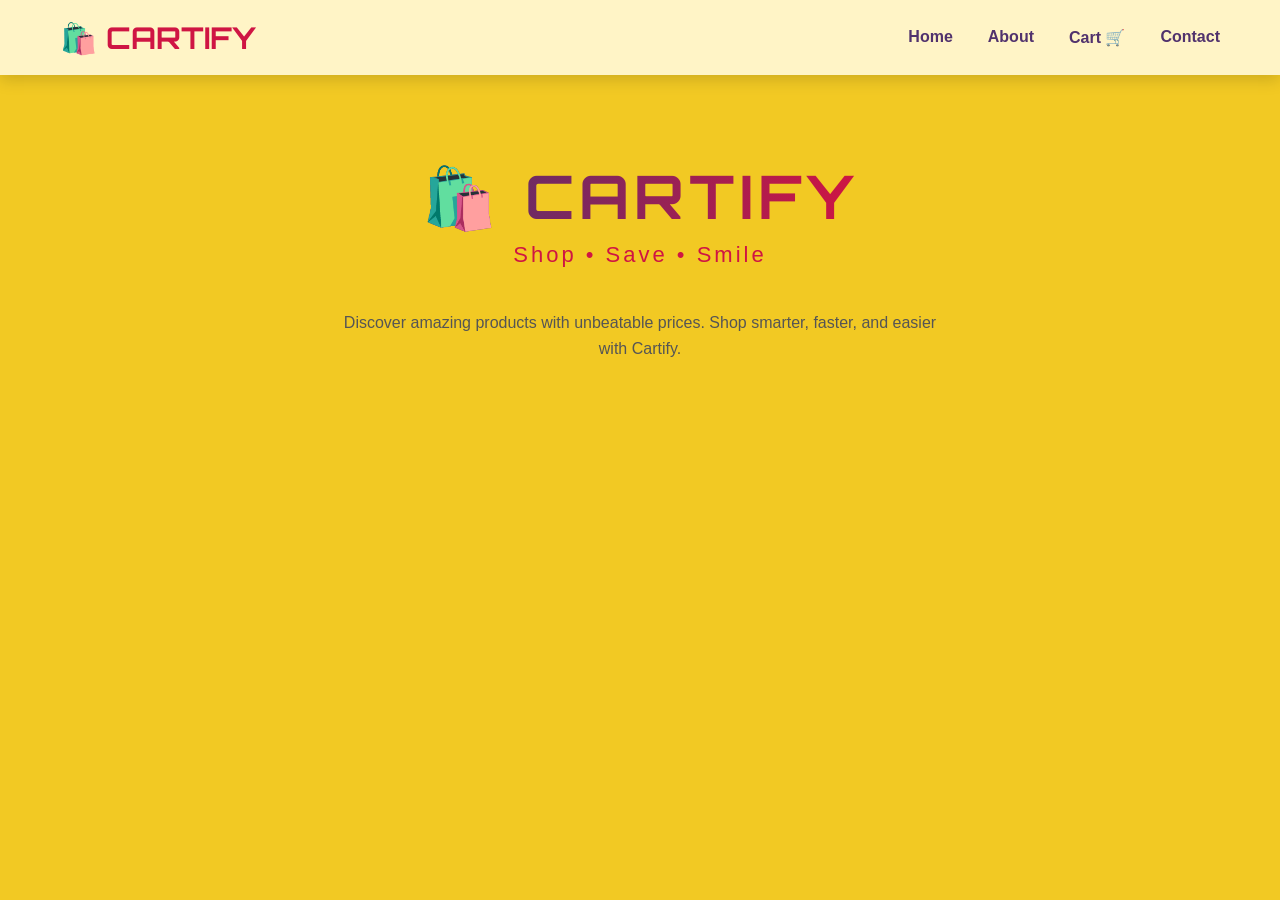
<file: index.html>
<!DOCTYPE html>
<html lang="en">

<head>
    <meta charset="UTF-8">
    <meta name="viewport" content="width=device-width, initial-scale=1.0">
    <title>🛍️ CARTIFY</title>
    <link rel="stylesheet" href="styles.css">
    <link rel="preconnect" href="https://fonts.googleapis.com">
    <link rel="preconnect" href="https://fonts.gstatic.com" crossorigin>
    <link href="https://fonts.googleapis.com/css2?family=Orbitron:wght@500;700;800&display=swap" rel="stylesheet">
</head>

<body>
    <nav class="navbar">
        <div class="logo">
            🛍️ <span>CARTIFY</span>
        </div>

    <ul class="nav-links">
        <li><a href="home.html">Home</a></li>
        <li><a href="about.html">About</a></li>
        <li><a href="#">Cart 🛒</a></li>
        <li><a href="contact.html">Contact</a></li>
    </ul>
</nav>

<section class="hero">

    <h1 class="hero-title">
        <span class="bag">🛍️</span>
        CARTIFY
    </h1>

    <p class="hero-subtitle">
        Shop • Save • Smile
    </p>

    <p class="hero-text">
        Discover amazing products with unbeatable prices.
        Shop smarter, faster, and easier with Cartify.
    </p>
</section>
    <div id="main-div">
        <div id="pro-card">
        </div>

    </div>


    <script src="script.js"></script>
</body>

</html>
</file>
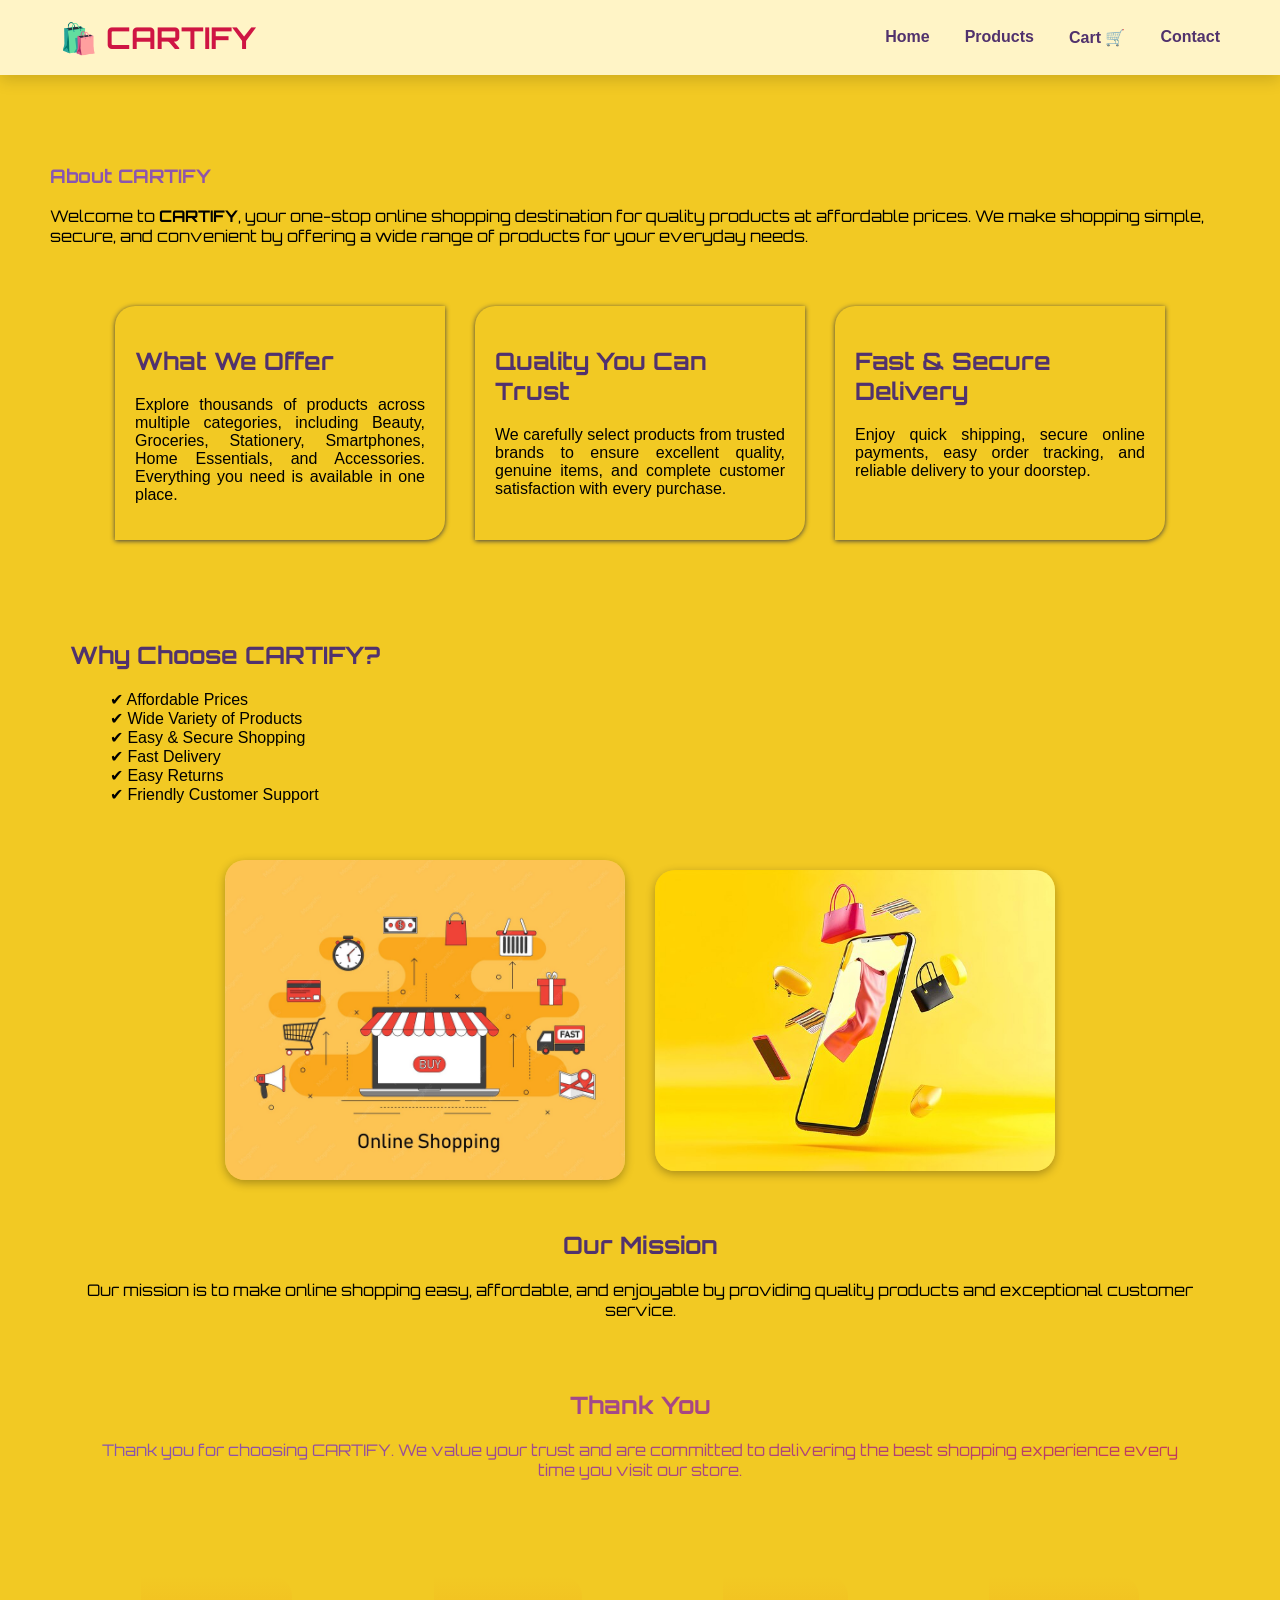
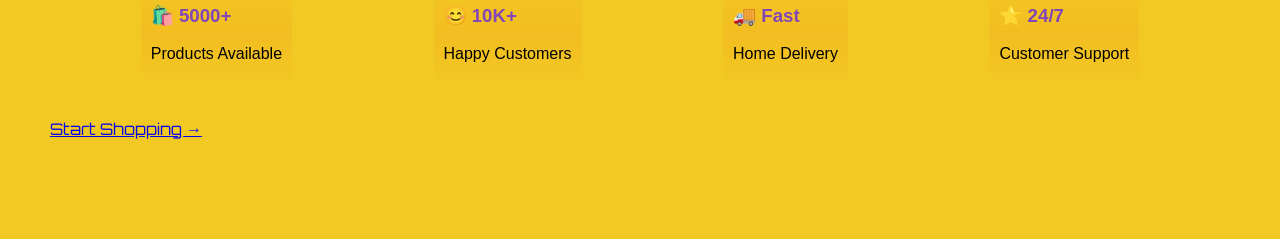
<file: about.html>
<!DOCTYPE html>
<html lang="en">
<head>
    <meta charset="UTF-8">
    <meta name="viewport" content="width=device-width, initial-scale=1.0">
    <title>Document</title>
    <link rel="stylesheet" href="styles.css">
    <link rel="preconnect" href="https://fonts.googleapis.com">
<link rel="preconnect" href="https://fonts.gstatic.com" crossorigin>
<link href="https://fonts.googleapis.com/css2?family=Orbitron:wght@500;700;800&display=swap" rel="stylesheet">
</head>
<body>
    <nav class="navbar">
    <div class="logo">
        🛍️ <span>CARTIFY</span>
    </div>

    <ul class="nav-links">
        <li><a href="home.html">Home</a></li>
        <li><a href="index.html">Products</a></li>
        <li><a href="#">Cart 🛒</a></li>
        <li><a href="contact.html">Contact</a></li>
    </ul>
</nav>
    <section id="about">

    <section class="about">

    <h1 class="head">About CARTIFY</h1>

    <p class="about-text">
        Welcome to <strong>CARTIFY</strong>, your one-stop online shopping destination for quality products at affordable prices. We make shopping simple, secure, and convenient by offering a wide range of products for your everyday needs.
    </p>

    <div class="card">

        <div class="cards">
            <h2> What We Offer</h2>
            <p>
                Explore thousands of products across multiple categories,
                including Beauty, Groceries, Stationery, Smartphones,
                Home Essentials, and Accessories. Everything you need is
                available in one place.
            </p>
        </div>

        <div class="cards">
            <h2>Quality You Can Trust</h2>
            <p>
                We carefully select products from trusted brands to ensure
                excellent quality, genuine items, and complete customer
                satisfaction with every purchase.
            </p>
        </div>

        <div class="cards">
            <h2> Fast & Secure Delivery</h2>
            <p>
                Enjoy quick shipping, secure online payments, easy order
                tracking, and reliable delivery to your doorstep.
            </p>
        </div>
          </div>

        <div class="list">
            <h2> Why Choose CARTIFY?</h2>
            <ul>
                <li>✔ Affordable Prices</li>
                <li>✔ Wide Variety of Products</li>
                <li>✔ Easy & Secure Shopping</li>
                <li>✔ Fast Delivery</li>
                <li>✔ Easy Returns</li>
                <li>✔ Friendly Customer Support</li>
            </ul>
        </div>
        <div class="img">
            <img src="/about-img/shop.png" alt="" width="500px" height="300px">
            <img src="/about-img/shop1.png" alt="" width="500px" height="300px">
        </div>

        <div class="mission">
            <h2> Our Mission</h2>
            <p>
                Our mission is to make online shopping easy, affordable,
                and enjoyable by providing quality products and exceptional
                customer service.
            </p>
        </div>

        <div class="thanks">
            <h2>Thank You</h2>
            <p>
                Thank you for choosing CARTIFY. We value your trust and
                are committed to delivering the best shopping experience
                every time you visit our store.
            </p>
        </div>
          <div class="about-features">

                <div class="feature">
                    <h3>🛍️ 5000+</h3>
                    <p>Products Available</p>
                </div>

                <div class="feature">
                    <h3>😊 10K+</h3>
                    <p>Happy Customers</p>
                </div>

                <div class="feature">
                    <h3>🚚 Fast</h3>
                    <p>Home Delivery</p>
                </div>

                <div class="feature">
                    <h3>⭐ 24/7</h3>
                    <p>Customer Support</p>
                </div>

            </div>

            <a href="index.html">
                Start Shopping →
            </a>

        </div>

  

</section>
</section>
</body>
</html>
</file>
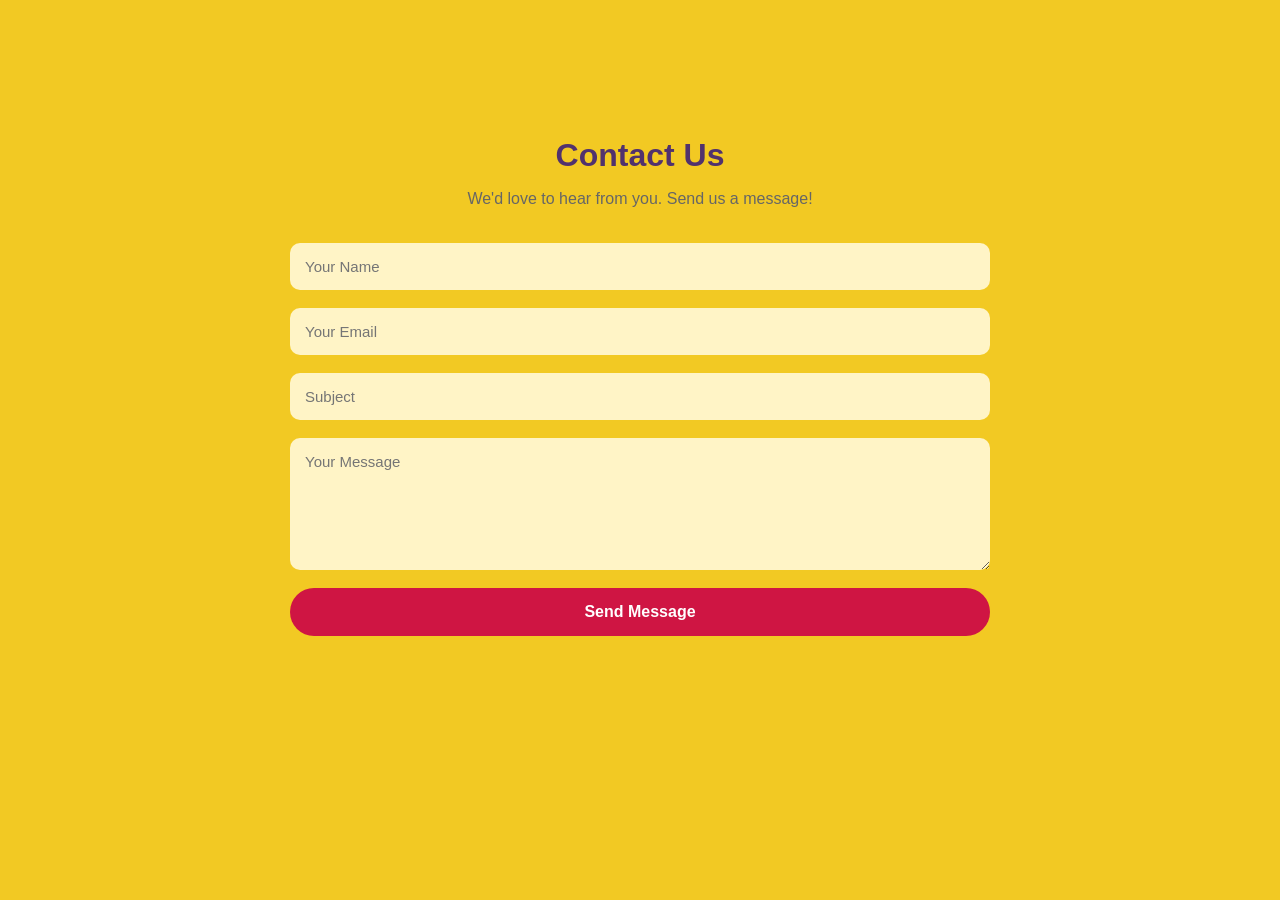
<file: contact.html>
<!DOCTYPE html>
<html lang="en">
<head>
    <meta charset="UTF-8">
    <meta name="viewport" content="width=device-width, initial-scale=1.0">
    <title>🛍️ CARTIFY</title>
    <link rel="stylesheet" href="styles.css">
</head>
<body>
    <section class="contact" id="contact">
    <h2 class="contact-title">Contact Us</h2>
    <p class="contact-subtitle">
        We'd love to hear from you. Send us a message!
    </p>

    <form class="contact-form">
        <input
            type="text"
            placeholder="Your Name"
            required
        >

        <input
            type="email"
            placeholder="Your Email"
            required
        >

        <input
            type="text"
            placeholder="Subject"
            required
        >

        <textarea
            rows="6"
            placeholder="Your Message"
            required
        ></textarea>

        <button type="submit">
            Send Message
        </button>
    </form>
</section>
</body>
</html>
</file>
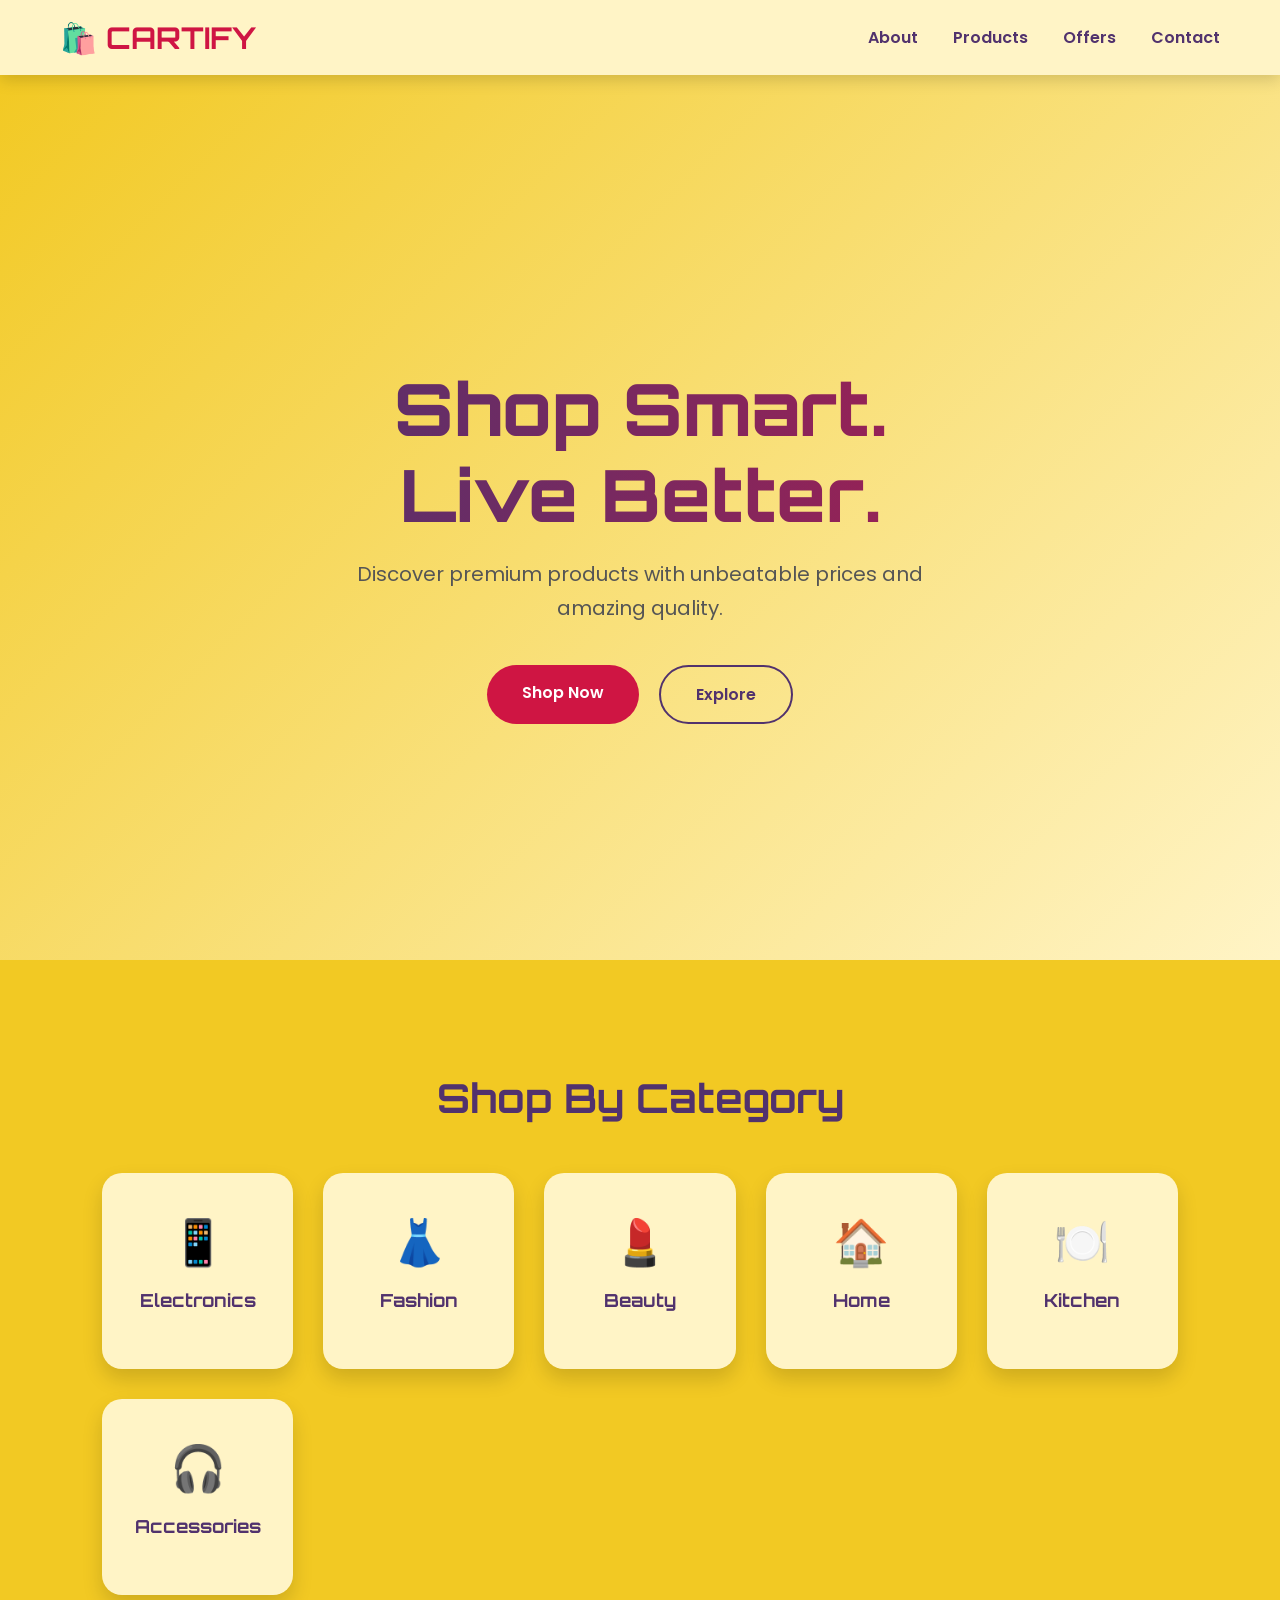
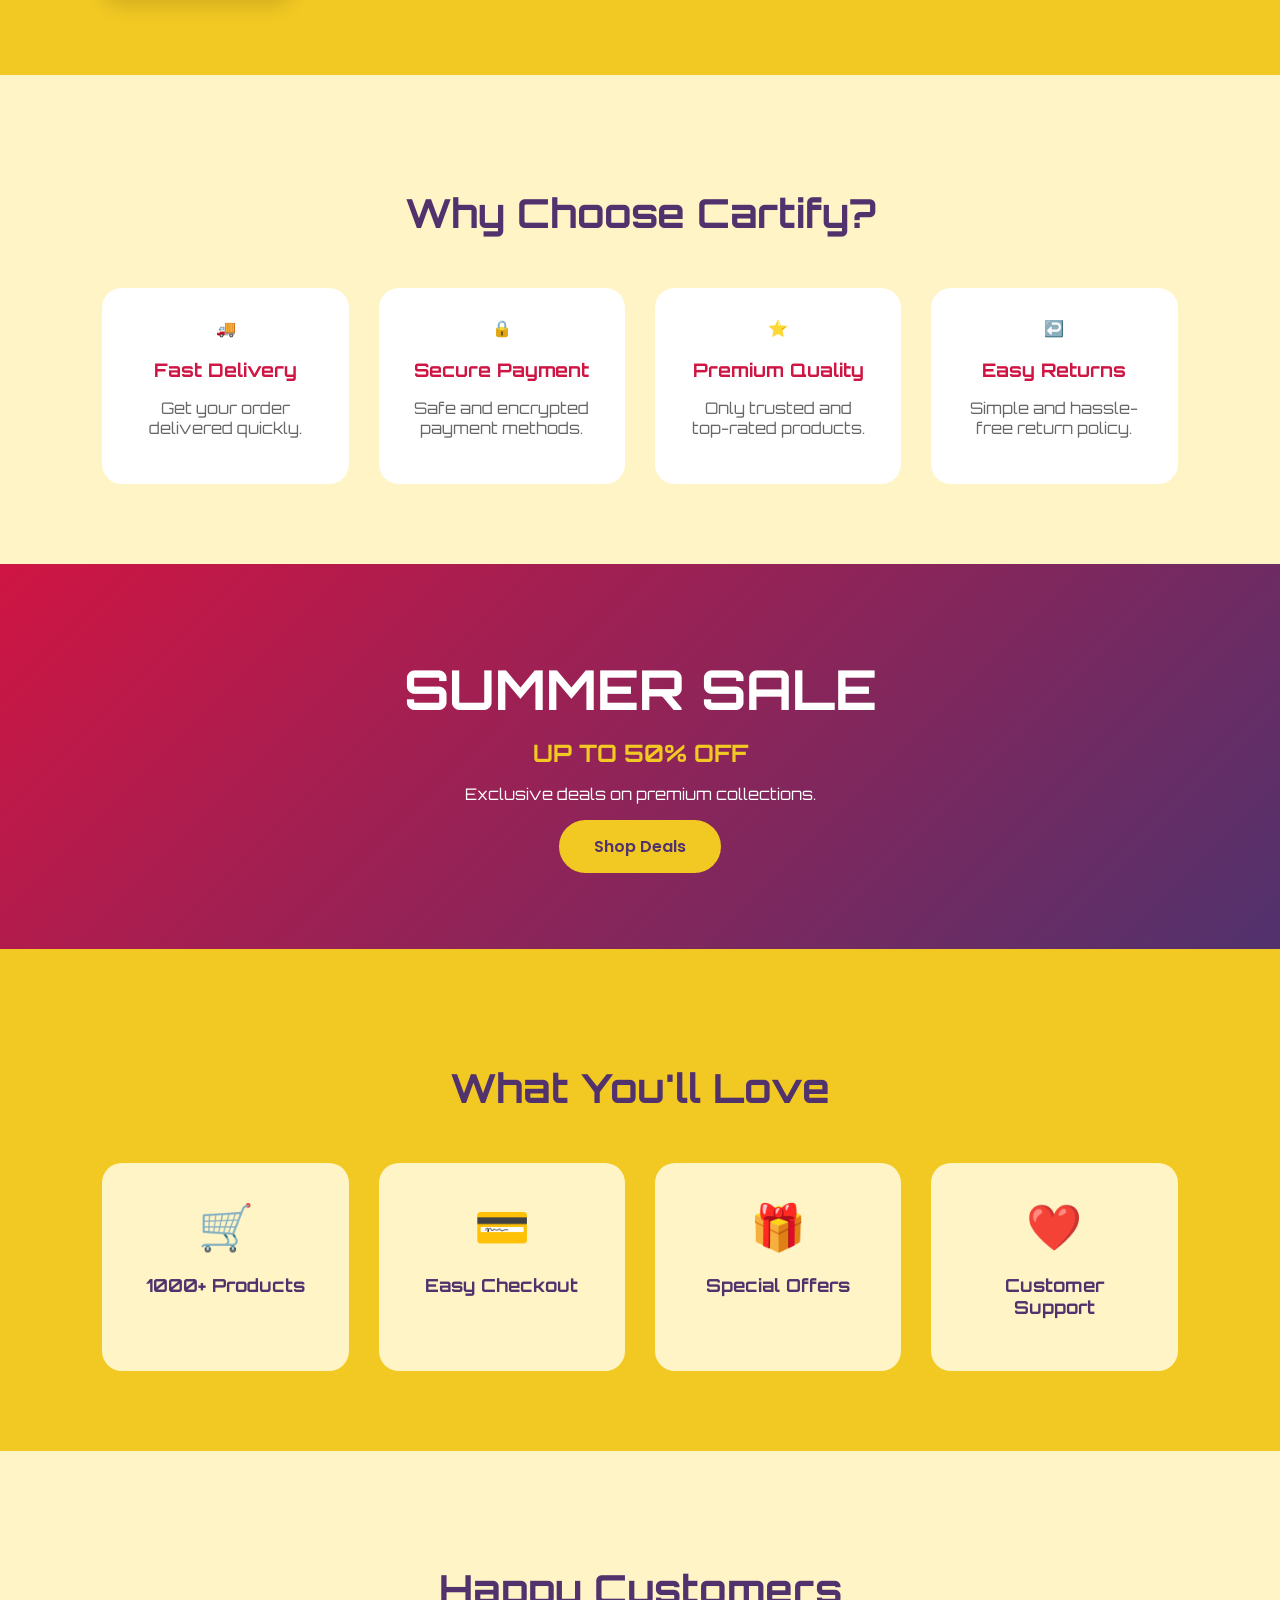
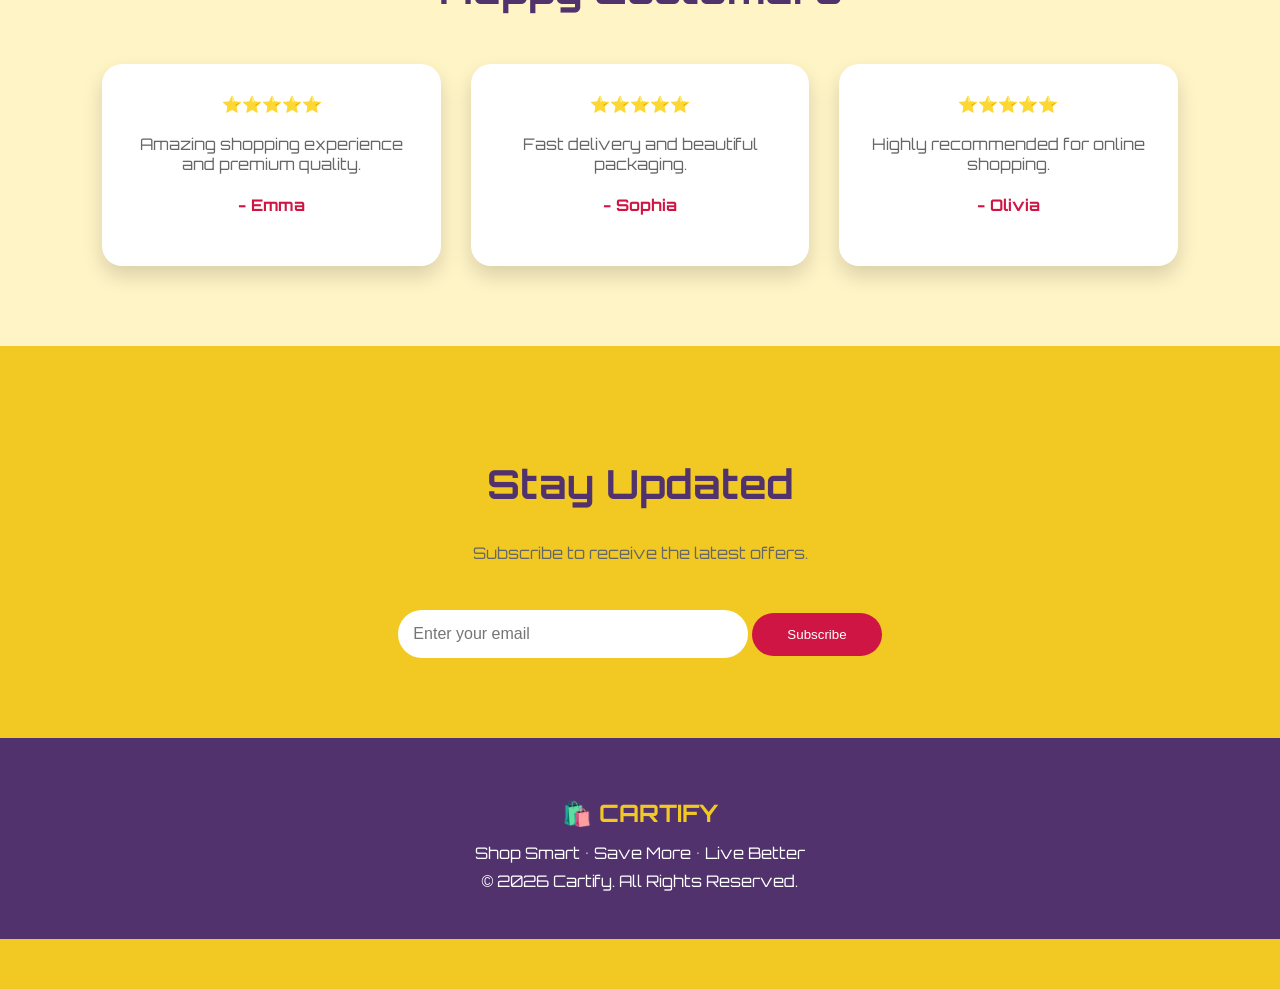
<file: home.html>
<!DOCTYPE html>
<html lang="en">
<head>
    <meta charset="UTF-8">
    <meta name="viewport" content="width=device-width, initial-scale=1.0">

    <title>🛍️ Cartify | Home</title>

    <link rel="stylesheet" href="styles.css">

    <link rel="preconnect" href="https://fonts.googleapis.com">
    <link rel="preconnect" href="https://fonts.gstatic.com" crossorigin>

    <link href="https://fonts.googleapis.com/css2?family=Orbitron:wght@500;700;800&family=Poppins:wght@300;400;500;600&display=swap" rel="stylesheet">
</head>

<body>


<nav class="navbar">

    <div class="logo">
        🛍️ <span>CARTIFY</span>
    </div>

   <ul class="nav-links">
    <li><a href="about.html">About</a></li>
    <li><a href="index.html">Products</a></li>
    <li><a href="#offers">Offers</a></li>
    <li><a href="contact.html">Contact</a></li>
</ul>

</nav>



<section class="home-hero">

    <div class="hero-content">

       <h1 class="hero-heading">
    <span class="line1">Shop Smart.</span>
    <span class="line2">Live Better.</span>
</h1>
        <p>

            Discover premium products with unbeatable
            prices and amazing quality.

        </p>

        <div class="hero-buttons">

            <a href="index.html" class="shop-btn">
                Shop Now
            </a>

            <a href="#categories" class="learn-btn">
                Explore
            </a>

        </div>

    </div>

</section>





<section class="home-categories" id="categories">

    <h2>Shop By Category</h2>

    <div class="category-container">

        <div class="category-card">
            📱
            <h3>Electronics</h3>
        </div>

        <div class="category-card">
            👗
            <h3>Fashion</h3>
        </div>

        <div class="category-card">
            💄
            <h3>Beauty</h3>
        </div>

        <div class="category-card">
            🏠
            <h3>Home</h3>
        </div>

        <div class="category-card">
            🍽️
            <h3>Kitchen</h3>
        </div>

        <div class="category-card">
            🎧
            <h3>Accessories</h3>
        </div>

    </div>

</section>





<section class="why-cartify">

    <h2>Why Choose Cartify?</h2>

    <div class="why-container">

        <div class="why-card">
            🚚
            <h3>Fast Delivery</h3>
            <p>Get your order delivered quickly.</p>
        </div>

        <div class="why-card">
            🔒
            <h3>Secure Payment</h3>
            <p>Safe and encrypted payment methods.</p>
        </div>

        <div class="why-card">
            ⭐
            <h3>Premium Quality</h3>
            <p>Only trusted and top-rated products.</p>
        </div>

        <div class="why-card">
            ↩️
            <h3>Easy Returns</h3>
            <p>Simple and hassle-free return policy.</p>
        </div>

    </div>

</section>





<section class="offer-banner" id="offers">

    <h1>SUMMER SALE</h1>

    <h2>UP TO 50% OFF</h2>

    <p>
        Exclusive deals on premium collections.
    </p>

    <a href="index.html" class="offer-btn">

        Shop Deals

    </a>

</section>




<section class="features">

    <h2>What You'll Love</h2>

    <div class="feature-grid">

        <div class="feature-card">
            🛒
            <h3>1000+ Products</h3>
        </div>

        <div class="feature-card">
            💳
            <h3>Easy Checkout</h3>
        </div>

        <div class="feature-card">
            🎁
            <h3>Special Offers</h3>
        </div>

        <div class="feature-card">
            ❤️
            <h3>Customer Support</h3>
        </div>

    </div>

</section>





<section class="reviews">

    <h2>Happy Customers</h2>

    <div class="review-container">

        <div class="review-card">

            ⭐⭐⭐⭐⭐

            <p>

                Amazing shopping experience and premium quality.

            </p>

            <h4>- Emma</h4>

        </div>

        <div class="review-card">

            ⭐⭐⭐⭐⭐

            <p>

                Fast delivery and beautiful packaging.

            </p>

            <h4>- Sophia</h4>

        </div>

        <div class="review-card">

            ⭐⭐⭐⭐⭐

            <p>

                Highly recommended for online shopping.

            </p>

            <h4>- Olivia</h4>

        </div>

    </div>

</section>




<section class="newsletter" id="contact">

    <h2>Stay Updated</h2>

    <p>

        Subscribe to receive the latest offers.

    </p>

    <input type="email" placeholder="Enter your email">

    <button>

        Subscribe

    </button>

</section>





<footer class="footer">

    <h2>🛍️ CARTIFY</h2>

    <p>

        Shop Smart • Save More • Live Better

    </p>

    <p>

        © 2026 Cartify. All Rights Reserved.

    </p>

</footer>

</body>
</html>
</file>
<file: styles.css>
body {
    font-family: "Orbitron", sans-serif;
    background-color: #F2C923;
    margin: 0;
    padding: 0;
    margin-bottom: 50px;
}
.navbar{
    position: sticky;
    top: 0;
    width: 100%;
    height: 75px;
    background: #FFF4C6;
    display: flex;
    justify-content: space-between;
    align-items: center;
    padding: 0 60px;
    box-sizing: border-box;
    box-shadow: 0 5px 15px rgba(0,0,0,.15);
    z-index: 1000;
}

.logo{
    font-family: "Orbitron", sans-serif;
    font-size: 30px;
    font-weight: 700;
    color: #51326D;
    cursor: pointer;
}

.logo span{
    color: #CF1543;
}

.nav-links{
    display: flex;
    list-style: none;
    gap: 35px;
}

.nav-links a{
    text-decoration: none;
    font-family: "Poppins", sans-serif;
    color: #51326D;
    font-size: 16px;
    font-weight: 600;
    transition: .3s;
    position: relative;
}

.nav-links a:hover{
    color: #CF1543;
}

.nav-links a::after{
    content: "";
    position: absolute;
    left: 0;
    bottom: -5px;
    width: 0%;
    height: 2px;
    background: #CF1543;
    transition: .3s;
}

.nav-links a:hover::after{
    width: 100%;
}
.hero{
    height: 45vh;
    display:flex;
    flex-direction:column;
    justify-content:center;
    align-items:center;
    text-align:center;
    animation: fadeUp 1s ease;
}

.hero-title{
    font-family:"Orbitron",sans-serif;
    font-size:60px;
    color:#51326D;
    letter-spacing:5px;
    margin:0;

    background:linear-gradient(
        90deg,
        #51326D,
        #CF1543,
        #F2C923,
        #51326D
    );
    background-size:300%;
    -webkit-background-clip:text;
    -webkit-text-fill-color:transparent;
    animation:
        gradientMove 6s linear infinite,
        titlePop 1s ease;
}

.hero-subtitle{
    font-family:"Poppins",sans-serif;
    color:#CF1543;
    font-size:22px;
    margin-top:8px;
    letter-spacing:3px;
    animation:fadeUp 1.5s ease;
}

.hero-text{
    width:600px;
    max-width:90%;
    font-family:"Poppins",sans-serif;
    color:#555;
    line-height:1.6;
    margin:20px 0 35px;
    animation:fadeUp 2s ease;
}
.bag{
    display: inline-block;
    animation: float 2.5s ease-in-out infinite;
    -webkit-text-fill-color: #CF1543;
}
@keyframes fadeUp{
    from{
        opacity:0;
        transform:translateY(50px);
    }

    to{
        opacity:1;
        transform:translateY(0);
    }
}

@keyframes float{
    0%,100%{
        transform:translateY(0);
    }

    50%{
        transform:translateY(-12px);
    }
}

@keyframes pulse{
    0%{
        transform:scale(1);
    }

    50%{
        transform:scale(1.08);
        box-shadow:0 0 25px rgba(207,21,67,.45);
    }

    100%{
        transform:scale(1);
    }
}

@keyframes gradientMove{
    from{
        background-position:0%;
    }

    to{
        background-position:300%;
    }
}

@keyframes titlePop{
    0%{
        transform:scale(.6);
        opacity:0;
    }

    100%{
        transform:scale(1);
        opacity:1;
    }
}
#pro-card {
    display: flex;
    flex-wrap: wrap;
    gap: 40px;
    justify-content: center;
}

.product-card {
    margin-top: 10px;
    width: 250px;
    height: 400px;
    border-radius: 20px;
    background-color: #FFF4C6;
    display: flex;
    flex-direction: column;
    filter: drop-shadow(0 8px 10px rgba(0,0,0,0.8));
    transition: transform 0.3s ease, box-shadow 0.3s ease;
}
.product-card:hover{
    transform: translateY(-10px);
    box-shadow: 0 15px 25px rgba(0,0,0,0.25);
}

.card-upcover {
    width: 100%;
    height: 180px;
    border-radius: 0 20px 0 60px;
    background-size: cover;
    background-position: center;
    background-repeat: no-repeat;
    display: flex;
    justify-content: center;
    align-items: center;
}

.imgBg {
    width: 160px;
    height: 120px;
    background: linear-gradient(180deg, #FFFEFA, rgb(230, 221, 179));
    border-radius: 12px;
    display: flex;
    justify-content: center;
    align-items: center;
}

.imgBg img {
    width: 100px;
    height: 100px;
    object-fit: contain;
}

.product-title {
    font-family: "Orbitron", sans-serif;
    font-size: 16px;
    font-weight: 700;
    color: #51326d;
    margin: 15px 15px 5px;
    text-transform: uppercase;
}

.product-description {
    font-family: "Poppins", sans-serif;
    font-size: 13px;
    color: #8c8c8c;
    margin: 0 15px;
    height: 80px;
    overflow-y: auto;
    overflow-x: hidden;
}

.product-description::-webkit-scrollbar {
    width: 4px;
}

.product-description::-webkit-scrollbar-thumb {
    background: rgba(0, 0, 0, .25);
    border-radius: 50px;
}

.product-description::-webkit-scrollbar-track {
    background: transparent;
}

.price-row {
    display: flex;
    justify-content: space-between;
    align-items: center;
    margin: 15px;
}

.quantity-container {
    display: flex;
    align-items: center;
    justify-content: center;
}

.qty-btn {
    border: none;
    cursor: pointer;
    font-size: 18px;
    background-color: #FFF4C6;
    color: #51326d;
}

.qty-count {
    font-size: 16px;
    font-weight: bold;
    color: #51326d;
}

.product-price {
    margin: 0;
    font-size: 16px;
    font-weight: bold;
}

.product-price {
    font-family: "Poppins", sans-serif;
    font-size: 18px;
    font-weight: 700;
    color: #51326d;
    text-align: right;
    margin: 15px;
}

.add-cart-btn {
    width: 85%;
    height: 25px;
    margin: auto 20px 20px;
    border: none;
    border-radius: 30px;
    background: #cf1543;
    color: white;
    font-size: 12px;
    font-weight: 600;
    cursor: pointer;
    transition: .3s;
}

.add-cart-btn:hover {
    background: #b01039;
    transform: scale(1.03);
}
.animate-plus{
    animation: plusPop .5s ease;
}

.animate-minus{
    animation: minusPop .5s ease;
}

@keyframes plusPop{
    0%{
        color:#51326d;
        transform:scale(1);
    }

    50%{
        color:#2ecc71;
        transform:scale(1.3);
        text-shadow:0 0 10px rgba(46,204,113,.6);
    }

    100%{
        color:#51326d;
        transform:scale(1);
    }
}

@keyframes minusPop{
    0%{
        color:#51326d;
        transform:scale(1);
    }

    50%{
        color:#ff3b30;
        transform:scale(1.3);
        text-shadow:0 0 10px rgba(255,59,48,.6);
    }

    100%{
        color:#51326d;
        transform:scale(1);
    }
}
@media (max-width: 768px){

    .navbar{
        flex-direction: column;
        height: auto;
        padding: 15px 20px;
        gap: 15px;
    }

    .logo{
        font-size: 26px;
    }

    .nav-links{
        display: flex;
        flex-wrap: wrap;
        justify-content: center;
        gap: 18px;
        padding: 0;
        margin: 0;
    }

    .nav-links li{
        list-style: none;
    }

    .nav-links a{
        font-size: 15px;
    }
}

#about{
    background-color: #F2C923;
    padding: 50px;
    margin-top: 20px;
     animation:fadeUp 3s ease;
}
.card {
  display: flex;
 flex-wrap: wrap;
  gap: 30px;
   justify-content: center;
     margin: 60px;
  border-radius: 40px;

}
ul{
  list-style: none;
  font-family: "Poppins", sans-serif;
 
}
.head{
      background:linear-gradient(
        90deg,
        #8756b2,
        #d14e6d,
        #987e14,
        #8246b6
    );

    background-size:300%;
    -webkit-background-clip:text;
    -webkit-text-fill-color:transparent;
      animation:
        gradientMove 5s linear infinite,
        titlePop 2s ease
}
h2{
 font-family: "Orbitron", sans-serif;
 color: #51326D;

}
.about-text{
    font-family: "Orbitron", sans-serif;
}

.cards {
    width: 100%;
    max-width: 290px;
    height: auto;
    padding: 20px;
    border-radius: 20px 0;
    border: none;
    box-shadow: 0 1px 5px rgb(65, 62, 62);
    transition: 0.4s ease;
}
@media (max-width: 320px) {
    .cards {
        max-width: 100%;
        margin: 0 10px;
        padding: 20px;
    }
}

.mission{
    text-align: center;
    margin: 30px;
}
.thanks{
    text-align: center;
    margin: 30px;
    padding: 20px;
        background:linear-gradient(
        90deg,
        #8756b2,
        #c33a5a,
        #625212,
        #b595d1
    );

    background-size:300%;
    -webkit-background-clip:text;
    -webkit-text-fill-color:transparent;
      animation:
        gradientMove 8s linear infinite,
        titlePop 2s ease
}
.cards:hover{
    box-shadow: 0px 5px 6px black;
    transform:scale(1.05);
  color: #51326D;
}
.list:hover{
    color: #51326d;
}
.cards p{
    font-family:  "Poppins", sans-serif;
}
.list{
     font-family: "Poppins", sans-serif;
      padding: 20px;
}
.img {
    display: flex;
    justify-content: center;
    align-items: center;
    flex-wrap: wrap;      
    gap: 30px;
    padding: 20px;
}

.img img {
    width: 100%;
    max-width: 400px;   
    height: auto;         
    border-radius: 20px;
    box-shadow: 0 3px 10px rgba(0,0,0,0.3);
    transition: 0.3s ease;
}



.img img:hover {
    transform: scale(1.05);
}
img:hover{
   transform: translateY(-20px);
   
}
.cards p{
    text-align: justify;
}
.about-features{
    display: flex;
    justify-content:space-around;
    flex-wrap: wrap;
    gap: 20px;
    align-items: center;
    padding: 30px;
    font-family: Arial, Helvetica, sans-serif;
}
.feature{
    padding: 10px;
    background: linear-gradient(transparent, rgba(244, 153, 26, 0.249), rgba(168, 132, 2, 0));
   border-radius: 0px 20px;
  transition: .4s ease all;
}
.feature h3{
    color: #8246b6;
}
.feature:hover{
    color: #51326D;
    transform: translateX(20px);

}

.home-hero{
    min-height:85vh;
    display:flex;
    justify-content:space-between;
    align-items:center;
    padding:60px 8%;
    background:linear-gradient(135deg,#F2C923,#FFF4C6);
    gap:50px;
}

.hero-content{
    flex:1;
}

.hero-image{
    flex:1;
    display:flex;
    justify-content:center;
}

.hero-image img{
    width:100%;
    max-width:500px;
    animation:float 3s ease-in-out infinite;
}

@keyframes float{
    0%,100%{
        transform:translateY(0);
    }

    50%{
        transform:translateY(-15px);
    }
}

@media(max-width:768px){

.home-hero{
    flex-direction:column;
    text-align:center;
}

.hero-image img{
    max-width:300px;
}

}



.home-hero{
    min-height:85vh;
    display:flex;
    justify-content:center;
    align-items:center;
    text-align:center;
    padding:60px 20px;
    background:linear-gradient(135deg,#F2C923,#FFF4C6);
}

.hero-content{
    max-width:800px;
}

.hero-content h1{
    font-family:"Orbitron",sans-serif;
    font-size:65px;
    color:#51326D;
    margin-bottom:20px;
    line-height:1.2;
}

.hero-content h1 span{
    color:#CF1543;
}

.hero-content p{
    font-family:"Poppins",sans-serif;
    font-size:20px;
    color:#555;
    max-width:650px;
    margin:auto;
    line-height:1.7;
}

.hero-buttons{
    margin-top:40px;
    display:flex;
    justify-content:center;
    gap:20px;
    flex-wrap:wrap;
}

.shop-btn,
.learn-btn,
.offer-btn{
    text-decoration:none;
    padding:15px 35px;
    border-radius:40px;
    font-family:"Poppins",sans-serif;
    font-weight:600;
    transition:.3s;
}

.shop-btn{
    background:#CF1543;
    color:white;
}

.shop-btn:hover{
    background:#b0123a;
    transform:translateY(-5px);
}

.learn-btn{
    border:2px solid #51326D;
    color:#51326D;
}

.learn-btn:hover{
    background:#51326D;
    color:white;
}


.home-categories{
    padding:80px 8%;
}

.home-categories h2{
    text-align:center;
    font-size:40px;
    color:#51326D;
    margin-bottom:50px;
}

.category-container{
    display:grid;
    grid-template-columns:repeat(auto-fit,minmax(180px,1fr));
    gap:30px;
}

.category-card{
    background:#FFF4C6;
    padding:40px 20px;
    border-radius:20px;
    text-align:center;
    font-size:45px;
    transition:.3s;
    box-shadow:0 10px 20px rgba(0,0,0,.15);
}

.category-card h3{
    margin-top:20px;
    color:#51326D;
    font-size:18px;
}

.category-card:hover{
    transform:translateY(-10px);
}



.why-cartify{
    padding:80px 8%;
    background:#FFF4C6;
}

.why-cartify h2{
    text-align:center;
    color:#51326D;
    font-size:40px;
    margin-bottom:50px;
}

.why-container{
    display:grid;
    grid-template-columns:repeat(auto-fit,minmax(220px,1fr));
    gap:30px;
}

.why-card{
    background:white;
    padding:30px;
    border-radius:20px;
    text-align:center;
    transition:.3s;
}

.why-card:hover{
    transform:translateY(-10px);
}

.why-card h3{
    color:#CF1543;
    margin:20px 0 10px;
}

.why-card p{
    color:#666;
}



.offer-banner{
    padding:90px 20px;
    text-align:center;
    background:linear-gradient(135deg,#CF1543,#51326D);
    color:white;
}

.offer-banner h1{
    font-size:55px;
    margin:0;
}

.offer-banner h2{
    color:#F2C923;
    margin:15px 0;
}

.offer-banner p{
    margin-bottom:30px;
}

.offer-btn{
    background:#F2C923;
    color:#51326D;
}

.offer-btn:hover{
    background:#ffe77a;
}



.features{
    padding:80px 8%;
}

.features h2{
    text-align:center;
    color:#51326D;
    margin-bottom:50px;
    font-size:40px;
}

.feature-grid{
    display:grid;
    grid-template-columns:repeat(auto-fit,minmax(220px,1fr));
    gap:30px;
}

.feature-card{
    background:#FFF4C6;
    padding:35px;
    border-radius:20px;
    text-align:center;
    font-size:45px;
    transition:.3s;
}

.feature-card:hover{
    transform:scale(1.05);
}

.feature-card h3{
    font-size:18px;
    color:#51326D;
    margin-top:20px;
}


.reviews{
    background:#FFF4C6;
    padding:80px 8%;
}

.reviews h2{
    text-align:center;
    color:#51326D;
    margin-bottom:50px;
    font-size:40px;
}

.review-container{
    display:grid;
    grid-template-columns:repeat(auto-fit,minmax(260px,1fr));
    gap:30px;
}

.review-card{
    background:white;
    padding:30px;
    border-radius:20px;
    text-align:center;
    box-shadow:0 10px 20px rgba(0,0,0,.15);
    transition:.3s;
}

.review-card:hover{
    transform:translateY(-10px);
}

.review-card p{
    color:#666;
    margin:20px 0;
}

.review-card h4{
    color:#CF1543;
}



.newsletter{
    padding:80px 20px;
    text-align:center;
}

.newsletter h2{
    color:#51326D;
    font-size:40px;
}

.newsletter p{
    color:#666;
    margin-bottom:30px;
}

.newsletter input{
    width:320px;
    max-width:90%;
    padding:15px;
    border:none;
    border-radius:30px;
    outline:none;
    font-size:16px;
}

.newsletter button{
    margin-top:20px;
    padding:14px 35px;
    border:none;
    border-radius:30px;
    background:#CF1543;
    color:white;
    cursor:pointer;
    transition:.3s;
}

.newsletter button:hover{
    background:#b0123a;
}


.footer{
    background:#51326D;
    color:white;
    text-align:center;
    padding:40px 20px;
}

.footer h2{
    color:#F2C923;
    margin-bottom:15px;
}

.footer p{
    margin:8px 0;
}


@media(max-width:768px){

.hero-content h1{
    font-size:42px;
}

.hero-content p{
    font-size:17px;
}

.hero-buttons{
    flex-direction:column;
    align-items:center;
}

.offer-banner h1{
    font-size:38px;
}

.offer-banner h2{
    font-size:28px;
}

.home-categories h2,
.why-cartify h2,
.features h2,
.reviews h2,
.newsletter h2{
    font-size:30px;
}

}

.hero-heading span{
    display:block;
    font-family:"Orbitron",sans-serif;
    font-size:72px;
    font-weight:800;
    background:linear-gradient(90deg,#51326D,#CF1543,#51326D);
    background-size:300%;
    -webkit-background-clip:text;
    -webkit-text-fill-color:transparent;
    animation:
        textReveal 1s ease forwards,
        gradientMove 5s linear infinite;
}

.line2{
    animation:
        textReveal 1s ease .5s forwards,
        gradientMove 5s linear infinite;
}

@keyframes textReveal{
    from{
        opacity:0;
        transform:translateY(60px) scale(.9);
    }
    to{
        opacity:1;
        transform:translateY(0) scale(1);
    }
}

@keyframes gradientMove{
    from{
        background-position:0%;
    }
    to{
        background-position:300%;
    }
}
 /* conatact page css */
.contact{
    max-width: 700px;
    margin: 80px auto;
    padding: 30px;
    text-align: center;
}

.contact-title{
    font-family: "Orbitron", sans-serif;
    font-size: 32px;
    color: #51326D;
    margin-bottom: 10px;
}

.contact-subtitle{
    font-family: "Poppins", sans-serif;
    color: #666;
    margin-bottom: 35px;
}

.contact-form{
    display: flex;
    flex-direction: column;
    gap: 18px;
}

.contact-form input,
.contact-form textarea{
    padding: 15px;
    border: none;
    border-radius: 10px;
    font-size: 15px;
    font-family: "Poppins", sans-serif;
    outline: none;
    background: #FFF4C6;
}

.contact-form textarea{
    resize: vertical;
}

.contact-form button{
    background: #CF1543;
    color: white;
    border: none;
    padding: 15px;
    border-radius: 30px;
    font-size: 16px;
    font-weight: 600;
    cursor: pointer;
    transition: .3s;
}

.contact-form button:hover{
    background: #b01039;
    transform: scale(1.03);
}
</file>
